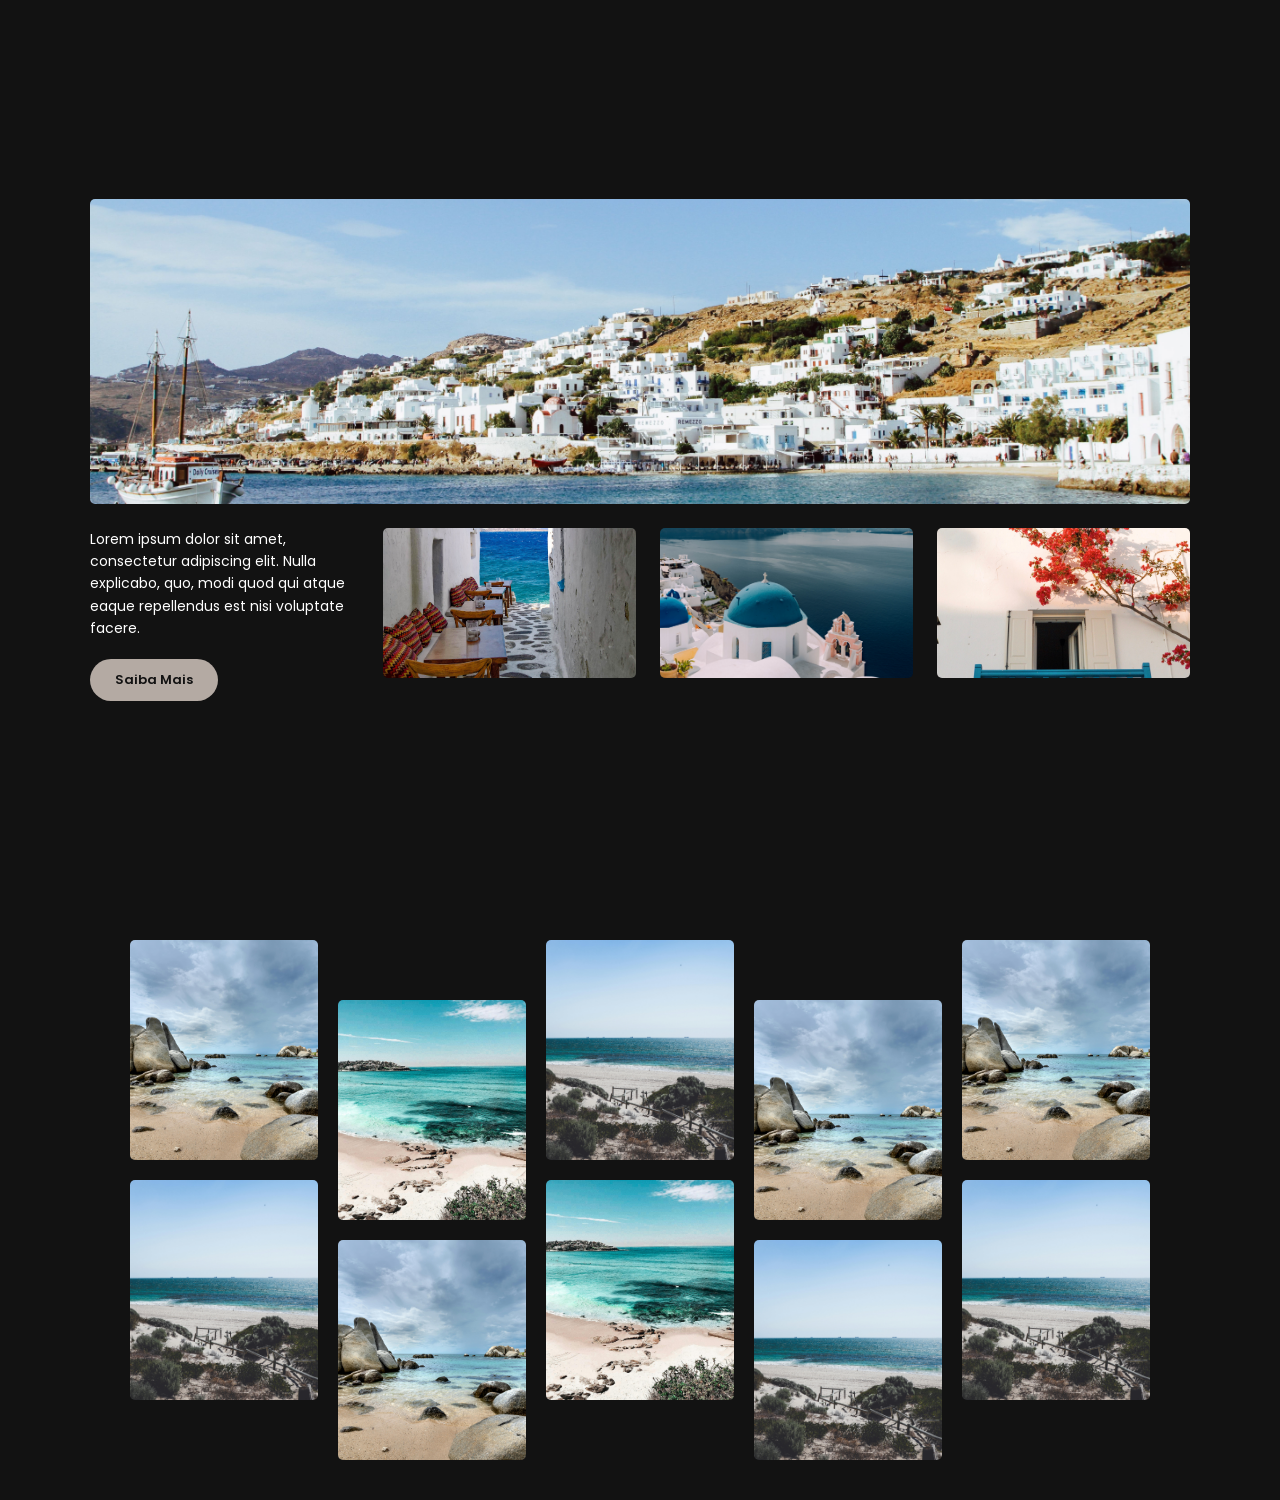
<file: index.html>
<!DOCTYPE html>
<html lang="pt-BR">

<head>
    <meta charset="UTF-8">
    <meta name="viewport" content="width=device-width, initial-scale=1.0">

    <link rel="preconnect" href="https://fonts.googleapis.com">
    <link rel="preconnect" href="https://fonts.gstatic.com" crossorigin>

    <link href="https://fonts.googleapis.com/css2?family=Poppins:wght@300;400;500;600;700&display=swap"
        rel="stylesheet">

    <link rel="stylesheet" href="./css/style.css">

    <title>Checkpoint 4</title>
</head>

<body>

    <main>

        <section class="hero-section">

            <div class="hero-grid">

                <figure class="hero-image">
                    <img src="images/banner/01.jpg" alt="Vista de uma cidade com barco">
                </figure>


                <div class="hero-text">

                    <p>
                        Lorem ipsum dolor sit amet, consectetur adipiscing elit. Nulla explicabo, quo, modi quod qui atque eaque repellendus est nisi voluptate facere.
                    </p>

                    <button class="botao-saiba-mais">
                        Saiba Mais
                    </button>

                </div>

                <!-- Galeria com 3 imagens -->
                <div class="hero-gallery">

                    <figure class="hero-gallery-item">
                        <img src="images/banner/04.jpg" alt="Rua com bancos e almofadas vermelhas">
                    </figure>

                    <figure class="hero-gallery-item">
                        <img src="images/banner/03.jpg" alt="Casas com teto azul junto ao mar">
                    </figure>

                    <figure class="hero-gallery-item">
                        <img src="images/banner/02.jpg" alt="Casa branca com uma árvore">
                    </figure>

                </div>

            </div>

        </section>

        <div class="gallery-grid">
 
        </div>
 
        <div class="gallery">
            <div class="column">
            <img src="images/sea/01.jpg" alt="oceano 1">
            <img src="images/sea/02.jpg" alt="oceano 2">
            </div>
            <div class="column offset">
            <img src="images/sea/03.jpg" alt="oceano 3">
            <img src="images/sea/01.jpg" alt="oceano 1">
            </div>
            <div class="column">
            <img src="images/sea/02.jpg" alt="oceano 2">
            <img src="images/sea/03.jpg" alt="oceano 3">
            </div>
            <div class="column offset">
            <img src="images/sea/01.jpg" alt="oceano 1">
            <img src="images/sea/02.jpg" alt="oceano 2">
            </div>
            <div class="column">
            <img src="images/sea/01.jpg" alt="oceano 1">
            <img src="images/sea/02.jpg" alt="oceano 2">
            </div>
        </div>

    </main>

</body>

</html>
</file>
<file: css/style.css>
* {
    box-sizing: border-box;
    margin: 0;
    padding: 0;
}

body {
    background-color: #121212;
    color: #ffffff;
    font-family: 'Poppins', sans-serif;
}

.hero-section {
    width: 100%;
    min-height: 100vh;

    display: flex;
    justify-content: center;
    align-items: center;

    padding: 40px;
}


.hero-grid {
    width: min(1100px, 100%);

    display: grid;

    grid-template-columns: 1fr 3fr;
    grid-template-rows: auto auto;

    grid-template-areas:
        "hero hero"
        "text gallery";

    gap: 24px;
}


.hero-image {
    grid-area: hero;

    width: 100%;
    height: 305px;

    overflow: hidden;
    border-radius: 5px;
}

.hero-image img {
    width: 100%;
    height: 100%;

    object-fit: cover;
    display: block;

    transition: transform 0.3s ease;
}

.hero-image:hover img {
    transform: scale(1.03);
}


.hero-text {
    grid-area: text;

    display: flex;
    flex-direction: column;

    justify-content: center;
    align-items: flex-start;

    gap: 20px;
}

.hero-text p {
    color: #ffffff;

    font-size: 14px;
    font-weight: 400;

    line-height: 1.6;
}


.botao-saiba-mais {
    border: none;

    background-color: #b4aaa3;
    color: #121212;

    padding: 11px 25px;

    border-radius: 30px;

    font-family: 'Poppins', sans-serif;
    font-size: 13px;
    font-weight: 600;

    cursor: pointer;

    transition:
        transform 0.3s ease,
        background-color 0.3s ease,
        box-shadow 0.3s ease;
}

.botao-saiba-mais:hover {
    background-color: #d6c5bc;

    transform: scale(1.05);

    box-shadow: 0 6px 15px rgba(0, 0, 0, 0.3);
}

.botao-saiba-mais:active {
    transform: scale(0.97);
}



.hero-gallery {
    grid-area: gallery;

    display: grid;

    grid-template-columns: repeat(3, 1fr);

    gap: 24px;
}

.hero-gallery-item {
    width: 100%;
    height: 150px;

    overflow: hidden;

    border-radius: 5px;
}

.hero-gallery-item img {
    width: 100%;
    height: 100%;

    display: block;

    object-fit: cover;

    transition:
        transform 0.3s ease,
        filter 0.3s ease;
}

.hero-gallery-item:hover img {
    transform: scale(1.08);
    filter: brightness(1.1);
}


@media (max-width: 1024px) {

    .hero-section {
        padding: 30px;
    }

    .hero-grid {
        grid-template-columns: 1fr 2fr;
        gap: 18px;
    }

    .hero-image {
        height: 280px;
    }

    .hero-gallery {
        gap: 18px;
    }

    .hero-gallery-item {
        height: 140px;
    }
}

@media (max-width: 600px) {

    .hero-section {
        padding: 20px;
    }

    .hero-grid {
        grid-template-columns: 1fr;

        grid-template-rows: auto auto auto;

        grid-template-areas:
            "hero"
            "text"
            "gallery";

        gap: 20px;
    }

    .hero-image {
        height: 225px;
    }


    /* Texto */

    .hero-text {
        gap: 18px;
    }

    .hero-text p {
        font-size: 14px;
        line-height: 1.65;
    }

    .hero-gallery {
        grid-template-columns: repeat(3, 1fr);
        gap: 8px;
    }

    .hero-gallery-item {
        height: 100px;
    }

    .botao-saiba-mais {
        padding: 11px 24px;
    }
}

/* Seção 2 */

.gallery {
    width: 100%;
    max-width: 1100px;

    margin: 0 auto;

    display: grid;

    grid-template-columns: repeat(
        auto-fit,
        minmax(160px, 1fr)
    );

    gap: 20px;

    padding: 40px;
}


.column {
    display: grid;

    grid-template-columns: 1fr;

    gap: 20px;

    align-content: start;
}


.column.offset {
    padding-top: 60px;
}


.column img {
    width: 100%;
    height: 220px;

    object-fit: cover;

    display: block;

    border-radius: 5px;

    transition:
        transform 0.3s ease,
        filter 0.3s ease;
}



.column img:hover {
    transform: scale(1.05);

    filter: brightness(1.1);
}

@media (max-width: 1024px) {

    .gallery {
        padding: 30px;

        gap: 15px;
    }

    .column {
        gap: 15px;
    }

    .column.offset {
        padding-top: 40px;
    }

    .column img {
        height: 190px;
    }
}

@media (max-width: 600px) {

    .gallery {
        padding: 20px;

        grid-template-columns: repeat(
            auto-fit,
            minmax(120px, 1fr)
        );

        gap: 10px;
    }

    .column {
        gap: 10px;
    }

    .column.offset {
        padding-top: 30px;
    }

    .column img {
        height: 150px;
    }

}
</file>
